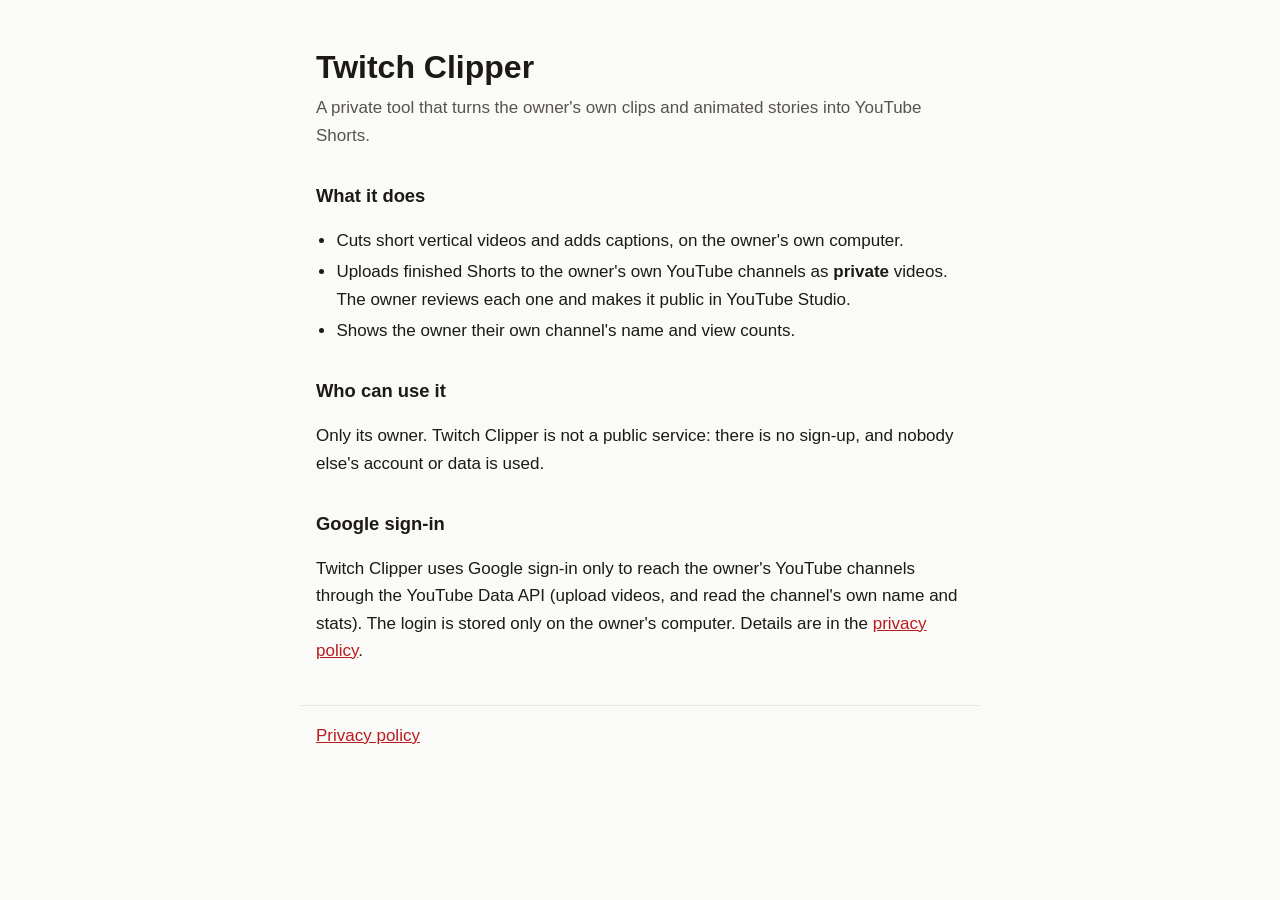
<file: index.html>
<!doctype html>
<html lang="en">
<head>
<meta charset="utf-8">
<meta name="viewport" content="width=device-width, initial-scale=1">
<title>Twitch Clipper</title>
<meta name="description" content="Twitch Clipper is a private, single-owner tool that uploads the owner's own Shorts to the owner's own YouTube channels.">
<link rel="stylesheet" href="style.css">
</head>
<body>
<main>
  <h1>Twitch Clipper</h1>
  <p class="lead">A private tool that turns the owner's own clips and animated stories into YouTube Shorts.</p>

  <h2>What it does</h2>
  <ul>
    <li>Cuts short vertical videos and adds captions, on the owner's own computer.</li>
    <li>Uploads finished Shorts to the owner's own YouTube channels as <strong>private</strong> videos.
        The owner reviews each one and makes it public in YouTube Studio.</li>
    <li>Shows the owner their own channel's name and view counts.</li>
  </ul>

  <h2>Who can use it</h2>
  <p>Only its owner. Twitch Clipper is not a public service: there is no sign-up, and nobody else's account or data is used.</p>

  <h2>Google sign-in</h2>
  <p>Twitch Clipper uses Google sign-in only to reach the owner's YouTube channels through the YouTube Data API
     (upload videos, and read the channel's own name and stats). The login is stored only on the owner's computer.
     Details are in the <a href="privacy.html">privacy policy</a>.</p>
</main>
<footer><a href="privacy.html">Privacy policy</a></footer>
</body>
</html>
</file>
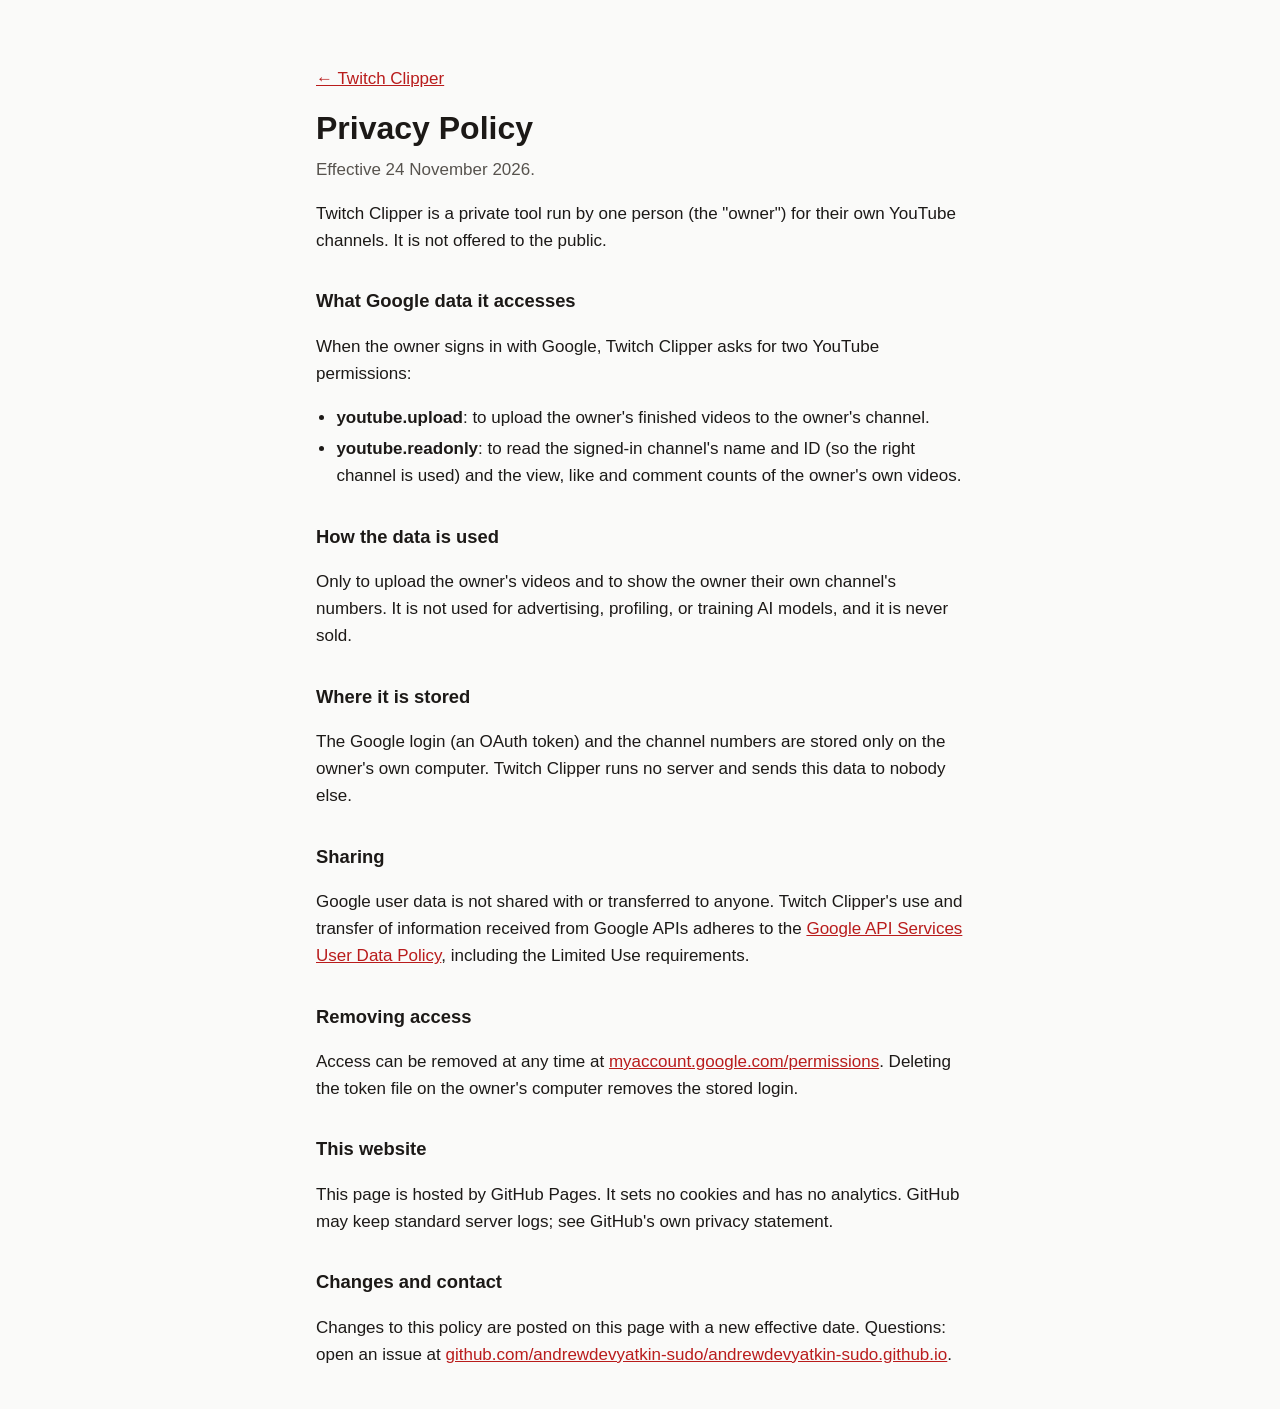
<file: privacy.html>
<!doctype html>
<html lang="en">
<head>
<meta charset="utf-8">
<meta name="viewport" content="width=device-width, initial-scale=1">
<title>Privacy Policy – Twitch Clipper</title>
<link rel="stylesheet" href="style.css">
</head>
<body>
<main>
  <p><a href="index.html">← Twitch Clipper</a></p>
  <h1>Privacy Policy</h1>
  <p class="lead">Effective 24 November 2026.</p>

  <p>Twitch Clipper is a private tool run by one person (the "owner") for their own YouTube channels.
     It is not offered to the public.</p>

  <h2>What Google data it accesses</h2>
  <p>When the owner signs in with Google, Twitch Clipper asks for two YouTube permissions:</p>
  <ul>
    <li><strong>youtube.upload</strong>: to upload the owner's finished videos to the owner's channel.</li>
    <li><strong>youtube.readonly</strong>: to read the signed-in channel's name and ID (so the right channel is used)
        and the view, like and comment counts of the owner's own videos.</li>
  </ul>

  <h2>How the data is used</h2>
  <p>Only to upload the owner's videos and to show the owner their own channel's numbers.
     It is not used for advertising, profiling, or training AI models, and it is never sold.</p>

  <h2>Where it is stored</h2>
  <p>The Google login (an OAuth token) and the channel numbers are stored only on the owner's own computer.
     Twitch Clipper runs no server and sends this data to nobody else.</p>

  <h2>Sharing</h2>
  <p>Google user data is not shared with or transferred to anyone.
     Twitch Clipper's use and transfer of information received from Google APIs adheres to the
     <a href="https://developers.google.com/terms/api-services-user-data-policy">Google API Services User Data Policy</a>,
     including the Limited Use requirements.</p>

  <h2>Removing access</h2>
  <p>Access can be removed at any time at <a href="https://myaccount.google.com/permissions">myaccount.google.com/permissions</a>.
     Deleting the token file on the owner's computer removes the stored login.</p>

  <h2>This website</h2>
  <p>This page is hosted by GitHub Pages. It sets no cookies and has no analytics.
     GitHub may keep standard server logs; see GitHub's own privacy statement.</p>

  <h2>Changes and contact</h2>
  <p>Changes to this policy are posted on this page with a new effective date.
     Questions: open an issue at
     <a href="https://github.com/andrewdevyatkin-sudo/andrewdevyatkin-sudo.github.io/issues">github.com/andrewdevyatkin-sudo/andrewdevyatkin-sudo.github.io</a>.</p>
</main>
</body>
</html>
</file>
<file: style.css>
:root { --bg: #fafaf9; --fg: #1c1917; --muted: #57534e; --link: #b91c1c; --line: #e7e5e4; }
@media (prefers-color-scheme: dark) {
  :root { --bg: #1c1917; --fg: #f5f5f4; --muted: #a8a29e; --link: #f87171; --line: #44403c; }
}
* { box-sizing: border-box; }
body { margin: 0; background: var(--bg); color: var(--fg); font: 17px/1.6 -apple-system, BlinkMacSystemFont, "Segoe UI", Roboto, sans-serif; }
main { max-width: 680px; margin: 0 auto; padding: 48px 16px 24px; }
h1 { font-size: 2rem; line-height: 1.2; margin: 0 0 8px; }
h2 { font-size: 1.15rem; margin: 32px 0 8px; }
.lead { color: var(--muted); margin-top: 0; }
a { color: var(--link); }
ul { padding-left: 1.2em; }
li { margin: 4px 0; }
footer { max-width: 680px; margin: 0 auto; padding: 16px 16px 48px; border-top: 1px solid var(--line); color: var(--muted); }
</file>
